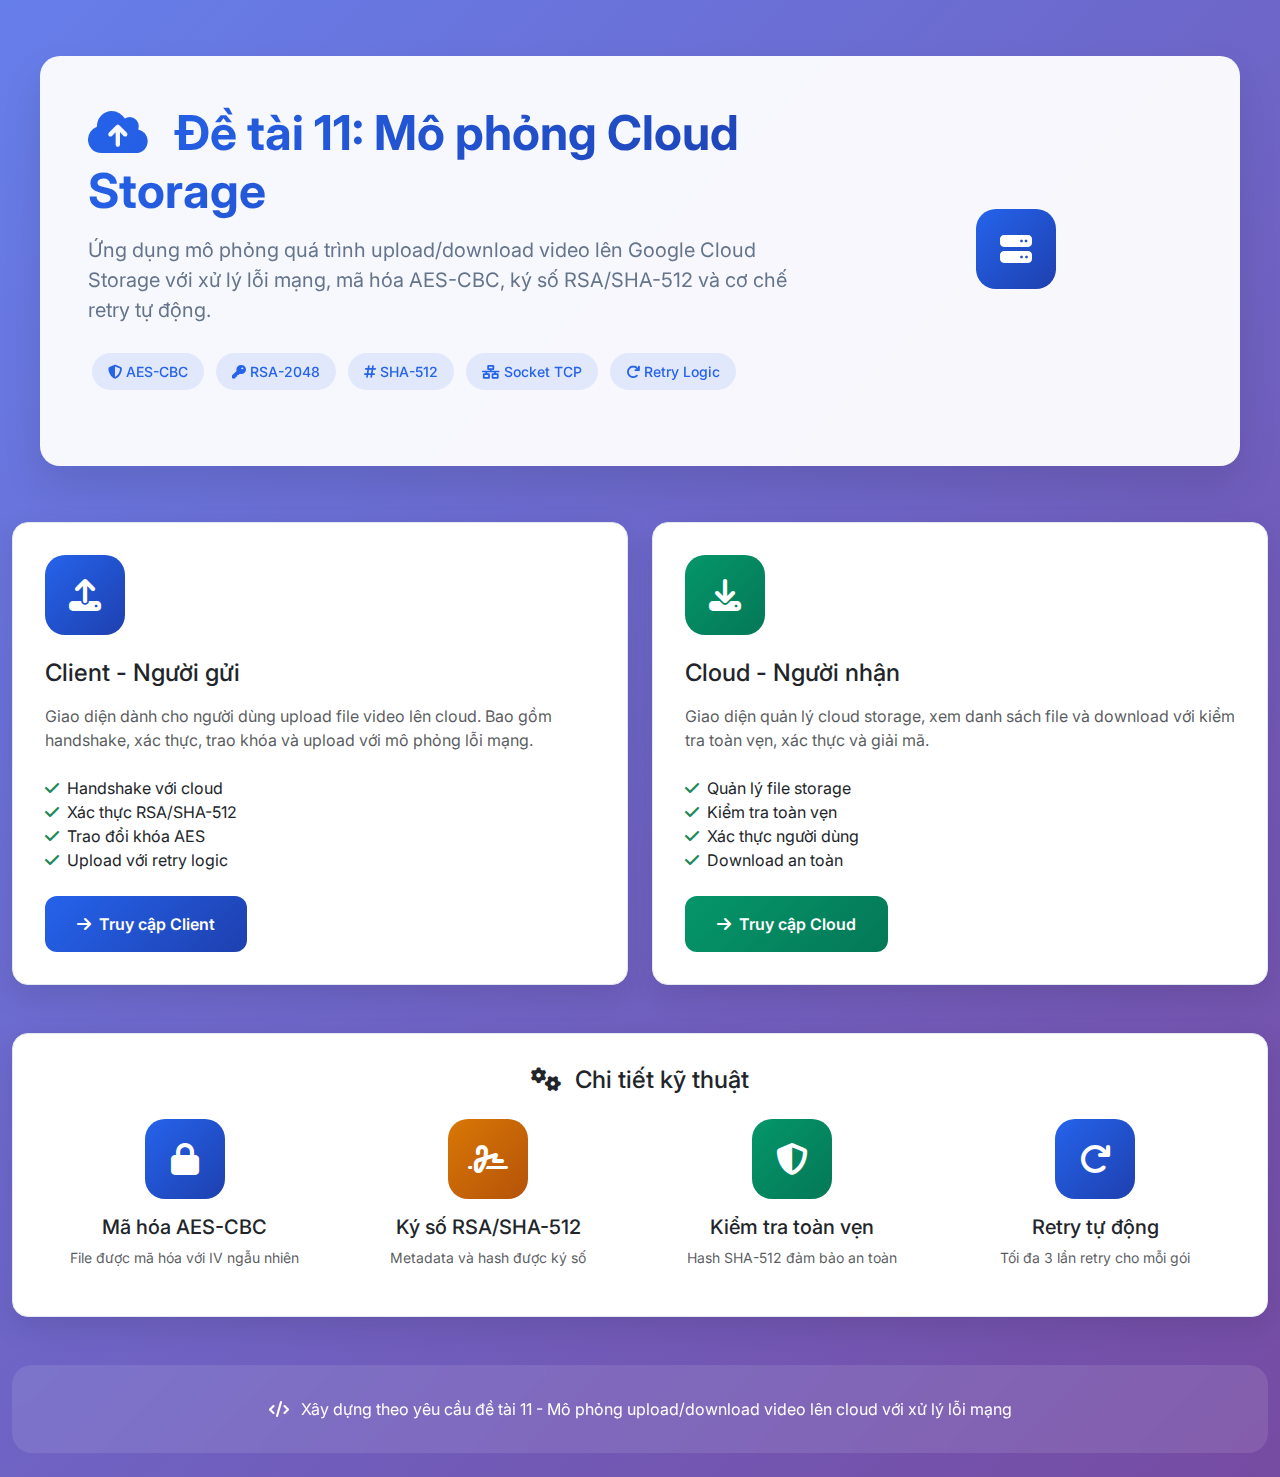
<file: ATBMTT (1)/templates/index.html>
<!DOCTYPE html>
<html lang="vi">
<head>
    <meta charset="UTF-8">
    <meta name="viewport" content="width=device-width, initial-scale=1.0">
    <title>Đề tài 11 - Mô phỏng Cloud Storage</title>
    <link href="https://cdn.jsdelivr.net/npm/bootstrap@5.3.0/dist/css/bootstrap.min.css" rel="stylesheet">
    <link href="https://cdnjs.cloudflare.com/ajax/libs/font-awesome/6.4.0/css/all.min.css" rel="stylesheet">
    <link href="https://fonts.googleapis.com/css2?family=Inter:wght@300;400;500;600;700&display=swap" rel="stylesheet">
    <style>
        :root {
            --primary-color: #2563eb;
            --secondary-color: #1e40af;
            --success-color: #059669;
            --warning-color: #d97706;
            --danger-color: #dc2626;
            --dark-color: #1f2937;
            --light-color: #f8fafc;
            --border-color: #e2e8f0;
        }
        
        body {
            font-family: 'Inter', sans-serif;
            background: linear-gradient(135deg, #667eea 0%, #764ba2 100%);
            min-height: 100vh;
        }
        
        .hero-section {
            background: rgba(255, 255, 255, 0.95);
            backdrop-filter: blur(10px);
            border-radius: 20px;
            box-shadow: 0 20px 40px rgba(0, 0, 0, 0.1);
            margin: 2rem auto;
            max-width: 1200px;
        }
        
        .hero-title {
            font-size: 3rem;
            font-weight: 700;
            background: linear-gradient(135deg, var(--primary-color), var(--secondary-color));
            -webkit-background-clip: text;
            -webkit-text-fill-color: transparent;
            background-clip: text;
        }
        
        .hero-subtitle {
            font-size: 1.25rem;
            color: #64748b;
            font-weight: 400;
        }
        
        .feature-card {
            background: white;
            border-radius: 16px;
            padding: 2rem;
            box-shadow: 0 10px 30px rgba(0, 0, 0, 0.1);
            transition: all 0.3s ease;
            border: 1px solid var(--border-color);
            height: 100%;
        }
        
        .feature-card:hover {
            transform: translateY(-5px);
            box-shadow: 0 20px 40px rgba(0, 0, 0, 0.15);
        }
        
        .feature-icon {
            width: 80px;
            height: 80px;
            border-radius: 20px;
            display: flex;
            align-items: center;
            justify-content: center;
            font-size: 2rem;
            margin-bottom: 1.5rem;
        }
        
        .icon-primary {
            background: linear-gradient(135deg, var(--primary-color), var(--secondary-color));
            color: white;
        }
        
        .icon-success {
            background: linear-gradient(135deg, var(--success-color), #047857);
            color: white;
        }
        
        .icon-warning {
            background: linear-gradient(135deg, var(--warning-color), #b45309);
            color: white;
        }
        
        .btn-modern {
            padding: 1rem 2rem;
            border-radius: 12px;
            font-weight: 600;
            text-decoration: none;
            display: inline-flex;
            align-items: center;
            gap: 0.5rem;
            transition: all 0.3s ease;
            border: none;
            font-size: 1rem;
        }
        
        .btn-primary-modern {
            background: linear-gradient(135deg, var(--primary-color), var(--secondary-color));
            color: white;
        }
        
        .btn-primary-modern:hover {
            transform: translateY(-2px);
            box-shadow: 0 10px 20px rgba(37, 99, 235, 0.3);
            color: white;
        }
        
        .btn-success-modern {
            background: linear-gradient(135deg, var(--success-color), #047857);
            color: white;
        }
        
        .btn-success-modern:hover {
            transform: translateY(-2px);
            box-shadow: 0 10px 20px rgba(5, 150, 105, 0.3);
            color: white;
        }
        
        .tech-badge {
            background: rgba(37, 99, 235, 0.1);
            color: var(--primary-color);
            padding: 0.5rem 1rem;
            border-radius: 20px;
            font-size: 0.875rem;
            font-weight: 500;
            margin: 0.25rem;
            display: inline-block;
        }
        
        .footer {
            background: rgba(255, 255, 255, 0.1);
            backdrop-filter: blur(10px);
            border-radius: 20px;
            margin-top: 3rem;
            padding: 2rem;
            text-align: center;
            color: white;
        }
    </style>
</head>
<body>
    <div class="container-fluid py-4">
        <!-- Hero Section -->
        <div class="hero-section p-5">
            <div class="row align-items-center">
                <div class="col-lg-8">
                    <h1 class="hero-title mb-3">
                        <i class="fas fa-cloud-upload-alt me-3"></i>
                        Đề tài 11: Mô phỏng Cloud Storage
                    </h1>
                    <p class="hero-subtitle mb-4">
                        Ứng dụng mô phỏng quá trình upload/download video lên Google Cloud Storage 
                        với xử lý lỗi mạng, mã hóa AES-CBC, ký số RSA/SHA-512 và cơ chế retry tự động.
                    </p>
                    <div class="mb-4">
                        <span class="tech-badge"><i class="fas fa-shield-alt me-1"></i>AES-CBC</span>
                        <span class="tech-badge"><i class="fas fa-key me-1"></i>RSA-2048</span>
                        <span class="tech-badge"><i class="fas fa-hashtag me-1"></i>SHA-512</span>
                        <span class="tech-badge"><i class="fas fa-network-wired me-1"></i>Socket TCP</span>
                        <span class="tech-badge"><i class="fas fa-redo me-1"></i>Retry Logic</span>
                    </div>
                </div>
                <div class="col-lg-4 text-center">
                    <div class="feature-icon icon-primary mx-auto">
                        <i class="fas fa-server"></i>
                    </div>
                </div>
            </div>
        </div>

        <!-- Features Section -->
        <div class="row g-4 mt-4">
            <div class="col-lg-6">
                <div class="feature-card">
                    <div class="feature-icon icon-primary">
                        <i class="fas fa-upload"></i>
                    </div>
                    <h3 class="h4 mb-3">Client - Người gửi</h3>
                    <p class="text-muted mb-4">
                        Giao diện dành cho người dùng upload file video lên cloud. 
                        Bao gồm handshake, xác thực, trao khóa và upload với mô phỏng lỗi mạng.
                    </p>
                    <ul class="list-unstyled mb-4">
                        <li><i class="fas fa-check text-success me-2"></i>Handshake với cloud</li>
                        <li><i class="fas fa-check text-success me-2"></i>Xác thực RSA/SHA-512</li>
                        <li><i class="fas fa-check text-success me-2"></i>Trao đổi khóa AES</li>
                        <li><i class="fas fa-check text-success me-2"></i>Upload với retry logic</li>
                    </ul>
                    <a href="/client" class="btn-modern btn-primary-modern">
                        <i class="fas fa-arrow-right"></i>
                        Truy cập Client
                    </a>
                </div>
            </div>
            
            <div class="col-lg-6">
                <div class="feature-card">
                    <div class="feature-icon icon-success">
                        <i class="fas fa-download"></i>
                    </div>
                    <h3 class="h4 mb-3">Cloud - Người nhận</h3>
                    <p class="text-muted mb-4">
                        Giao diện quản lý cloud storage, xem danh sách file và download 
                        với kiểm tra toàn vẹn, xác thực và giải mã.
                    </p>
                    <ul class="list-unstyled mb-4">
                        <li><i class="fas fa-check text-success me-2"></i>Quản lý file storage</li>
                        <li><i class="fas fa-check text-success me-2"></i>Kiểm tra toàn vẹn</li>
                        <li><i class="fas fa-check text-success me-2"></i>Xác thực người dùng</li>
                        <li><i class="fas fa-check text-success me-2"></i>Download an toàn</li>
                    </ul>
                    <a href="/cloud" class="btn-modern btn-success-modern">
                        <i class="fas fa-arrow-right"></i>
                        Truy cập Cloud
                    </a>
                </div>
            </div>
        </div>

        <!-- Technical Details -->
        <div class="row mt-5">
            <div class="col-12">
                <div class="feature-card">
                    <h3 class="h4 mb-4 text-center">
                        <i class="fas fa-cogs me-2"></i>
                        Chi tiết kỹ thuật
                    </h3>
                    <div class="row g-4">
                        <div class="col-md-3">
                            <div class="text-center">
                                <div class="feature-icon icon-primary mx-auto mb-3">
                                    <i class="fas fa-lock"></i>
                                </div>
                                <h5>Mã hóa AES-CBC</h5>
                                <p class="text-muted small">File được mã hóa với IV ngẫu nhiên</p>
                            </div>
                        </div>
                        <div class="col-md-3">
                            <div class="text-center">
                                <div class="feature-icon icon-warning mx-auto mb-3">
                                    <i class="fas fa-signature"></i>
                                </div>
                                <h5>Ký số RSA/SHA-512</h5>
                                <p class="text-muted small">Metadata và hash được ký số</p>
                            </div>
                        </div>
                        <div class="col-md-3">
                            <div class="text-center">
                                <div class="feature-icon icon-success mx-auto mb-3">
                                    <i class="fas fa-shield-alt"></i>
                                </div>
                                <h5>Kiểm tra toàn vẹn</h5>
                                <p class="text-muted small">Hash SHA-512 đảm bảo an toàn</p>
                            </div>
                        </div>
                        <div class="col-md-3">
                            <div class="text-center">
                                <div class="feature-icon icon-primary mx-auto mb-3">
                                    <i class="fas fa-redo"></i>
                                </div>
                                <h5>Retry tự động</h5>
                                <p class="text-muted small">Tối đa 3 lần retry cho mỗi gói</p>
                            </div>
                        </div>
                    </div>
                </div>
            </div>
        </div>

        <!-- Footer -->
        <div class="footer">
            <p class="mb-0">
                <i class="fas fa-code me-2"></i>
                Xây dựng theo yêu cầu đề tài 11 - Mô phỏng upload/download video lên cloud với xử lý lỗi mạng
            </p>
        </div>
    </div>

    <script src="https://cdn.jsdelivr.net/npm/bootstrap@5.3.0/dist/js/bootstrap.bundle.min.js"></script>
</body>
</html>
</file>
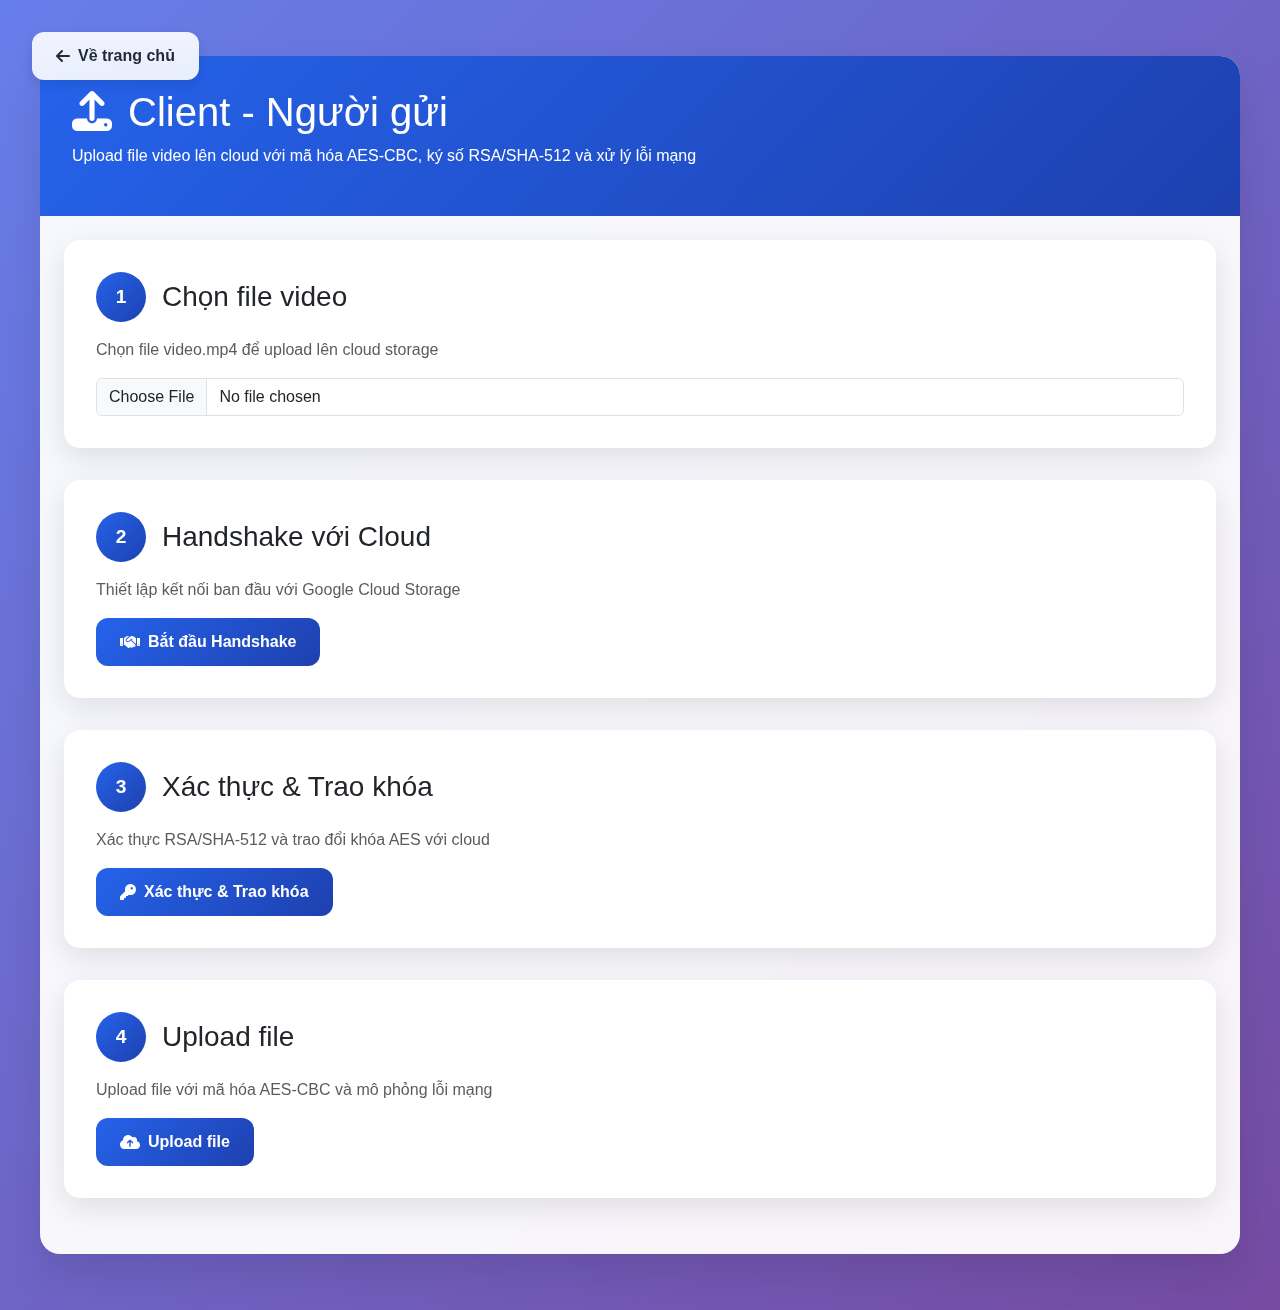
<file: ATBMTT (1)/templates/client.html>
<!DOCTYPE html>
<html lang="vi">
<head>
    <meta charset="UTF-8">
    <meta name="viewport" content="width=device-width, initial-scale=1.0">
    <title>Client - Người gửi | Đề tài 11</title>
    <link href="https://cdn.jsdelivr.net/npm/bootstrap@5.3.0/dist/css/bootstrap.min.css" rel="stylesheet">
    <link href="https://cdnjs.cloudflare.com/ajax/libs/font-awesome/6.4.0/css/all.min.css" rel="stylesheet">
    <style>
        body {
            background: linear-gradient(135deg, #667eea 0%, #764ba2 100%);
            min-height: 100vh;
            font-family: 'Segoe UI', Tahoma, Geneva, Verdana, sans-serif;
        }
        
        .main-container {
            background: rgba(255, 255, 255, 0.95);
            backdrop-filter: blur(10px);
            border-radius: 20px;
            box-shadow: 0 20px 40px rgba(0, 0, 0, 0.1);
            margin: 2rem auto;
            max-width: 1200px;
        }
        
        .header {
            background: linear-gradient(135deg, #2563eb, #1e40af);
            color: white;
            border-radius: 20px 20px 0 0;
            padding: 2rem;
        }
        
        .step-card {
            background: white;
            border-radius: 16px;
            padding: 2rem;
            box-shadow: 0 10px 30px rgba(0, 0, 0, 0.1);
            margin-bottom: 2rem;
            transition: all 0.3s ease;
        }
        
        .step-card:hover {
            transform: translateY(-2px);
            box-shadow: 0 15px 35px rgba(0, 0, 0, 0.15);
        }
        
        .step-number {
            width: 50px;
            height: 50px;
            border-radius: 50%;
            background: linear-gradient(135deg, #2563eb, #1e40af);
            color: white;
            display: flex;
            align-items: center;
            justify-content: center;
            font-weight: 700;
            font-size: 1.2rem;
            margin-right: 1rem;
        }
        
        .btn-modern {
            padding: 0.75rem 1.5rem;
            border-radius: 12px;
            font-weight: 600;
            display: inline-flex;
            align-items: center;
            gap: 0.5rem;
            transition: all 0.3s ease;
            border: none;
            font-size: 1rem;
            cursor: pointer;
        }
        
        .btn-primary-modern {
            background: linear-gradient(135deg, #2563eb, #1e40af);
            color: white;
        }
        
        .btn-primary-modern:hover {
            transform: translateY(-2px);
            box-shadow: 0 10px 20px rgba(37, 99, 235, 0.3);
            color: white;
        }
        
        .log-container {
            background: #1f2937;
            color: #e5e7eb;
            border-radius: 12px;
            padding: 1.5rem;
            font-family: 'Courier New', monospace;
            font-size: 0.9rem;
            line-height: 1.6;
            max-height: 400px;
            overflow-y: auto;
            margin-top: 1rem;
        }
        
        .log-entry {
            margin-bottom: 0.5rem;
            padding: 0.5rem;
            border-radius: 6px;
            border-left: 4px solid transparent;
        }
        
        .log-info {
            background: rgba(37, 99, 235, 0.1);
            border-left-color: #2563eb;
        }
        
        .log-success {
            background: rgba(5, 150, 105, 0.1);
            border-left-color: #059669;
        }
        
        .log-error {
            background: rgba(220, 38, 38, 0.1);
            border-left-color: #dc2626;
        }
        
        .back-button {
            position: fixed;
            top: 2rem;
            left: 2rem;
            z-index: 1000;
        }
        
        .back-button a {
            background: rgba(255, 255, 255, 0.9);
            backdrop-filter: blur(10px);
            color: #1f2937;
            padding: 0.75rem 1.5rem;
            border-radius: 12px;
            text-decoration: none;
            font-weight: 600;
            display: flex;
            align-items: center;
            gap: 0.5rem;
            transition: all 0.3s ease;
            box-shadow: 0 4px 12px rgba(0, 0, 0, 0.1);
        }
        
        .back-button a:hover {
            background: white;
            transform: translateY(-2px);
            box-shadow: 0 8px 20px rgba(0, 0, 0, 0.15);
            color: #1f2937;
        }
    </style>
</head>
<body>
    <div class="back-button">
        <a href="/">
            <i class="fas fa-arrow-left"></i>
            Về trang chủ
        </a>
    </div>

    <div class="container-fluid py-4">
        <div class="main-container">
            <div class="header">
                <h1><i class="fas fa-upload me-3"></i>Client - Người gửi</h1>
                <p>Upload file video lên cloud với mã hóa AES-CBC, ký số RSA/SHA-512 và xử lý lỗi mạng</p>
            </div>

            <div class="p-4">
                <!-- Step 1: File Selection -->
                <div class="step-card">
                    <div class="d-flex align-items-center mb-3">
                        <div class="step-number">1</div>
                        <h3 class="mb-0">Chọn file video</h3>
                    </div>
                    <p class="text-muted mb-3">Chọn file video.mp4 để upload lên cloud storage</p>
                    <input type="file" id="fileInput" class="form-control" accept="video/*,.mp4" onchange="updateFileName()">
                    <div id="fileInfo" class="mt-3" style="display: none;">
                        <div class="alert alert-info">
                            <i class="fas fa-info-circle me-2"></i>
                            <strong>File đã chọn:</strong> <span id="fileName"></span>
                            <br>
                            <strong>Kích thước:</strong> <span id="fileSize"></span>
                        </div>
                    </div>
                </div>

                <!-- Step 2: Handshake -->
                <div class="step-card">
                    <div class="d-flex align-items-center mb-3">
                        <div class="step-number">2</div>
                        <h3 class="mb-0">Handshake với Cloud</h3>
                    </div>
                    <p class="text-muted mb-3">Thiết lập kết nối ban đầu với Google Cloud Storage</p>
                    <button id="handshakeBtn" class="btn-modern btn-primary-modern" onclick="performHandshake()">
                        <i class="fas fa-handshake"></i>
                        Bắt đầu Handshake
                    </button>
                    <div id="handshakeLog" class="log-container" style="display: none;"></div>
                </div>

                <!-- Step 3: Authentication & Key Exchange -->
                <div class="step-card">
                    <div class="d-flex align-items-center mb-3">
                        <div class="step-number">3</div>
                        <h3 class="mb-0">Xác thực & Trao khóa</h3>
                    </div>
                    <p class="text-muted mb-3">Xác thực RSA/SHA-512 và trao đổi khóa AES với cloud</p>
                    <button id="authBtn" class="btn-modern btn-primary-modern" onclick="performAuth()" disabled>
                        <i class="fas fa-key"></i>
                        Xác thực & Trao khóa
                    </button>
                    <div id="authLog" class="log-container" style="display: none;"></div>
                </div>

                <!-- Step 4: Upload File -->
                <div class="step-card">
                    <div class="d-flex align-items-center mb-3">
                        <div class="step-number">4</div>
                        <h3 class="mb-0">Upload file</h3>
                    </div>
                    <p class="text-muted mb-3">Upload file với mã hóa AES-CBC và mô phỏng lỗi mạng</p>
                    <button id="uploadBtn" class="btn-modern btn-primary-modern" onclick="uploadFile()" disabled>
                        <i class="fas fa-cloud-upload-alt"></i>
                        Upload file
                    </button>
                    <div id="uploadLog" class="log-container" style="display: none;"></div>
                </div>
            </div>
        </div>
    </div>

    <script src="https://cdn.jsdelivr.net/npm/bootstrap@5.3.0/dist/js/bootstrap.bundle.min.js"></script>
    <script>
        let selectedFile = null;

        function updateFileName() {
            const fileInput = document.getElementById('fileInput');
            const fileInfo = document.getElementById('fileInfo');
            const fileName = document.getElementById('fileName');
            const fileSize = document.getElementById('fileSize');

            if (fileInput.files.length > 0) {
                selectedFile = fileInput.files[0];
                fileName.textContent = selectedFile.name;
                fileSize.textContent = formatFileSize(selectedFile.size);
                fileInfo.style.display = 'block';
            } else {
                fileInfo.style.display = 'none';
                selectedFile = null;
            }
        }

        function formatFileSize(bytes) {
            if (bytes === 0) return '0 Bytes';
            const k = 1024;
            const sizes = ['Bytes', 'KB', 'MB', 'GB'];
            const i = Math.floor(Math.log(bytes) / Math.log(k));
            return parseFloat((bytes / Math.pow(k, i)).toFixed(2)) + ' ' + sizes[i];
        }

        function addLog(containerId, message, type = 'info') {
            const container = document.getElementById(containerId);
            const timestamp = new Date().toLocaleTimeString();
            const logEntry = document.createElement('div');
            logEntry.className = `log-entry log-${type}`;
            logEntry.innerHTML = `<strong>[${timestamp}]</strong> ${message}`;
            container.appendChild(logEntry);
            container.scrollTop = container.scrollHeight;
        }

        async function performHandshake() {
            const btn = document.getElementById('handshakeBtn');
            const log = document.getElementById('handshakeLog');
            
            btn.disabled = true;
            log.style.display = 'block';
            addLog('handshakeLog', 'Bắt đầu handshake với Google Cloud Storage...', 'info');
            
            try {
                const response = await fetch('/handshake', {
                    method: 'POST',
                    headers: { 'Content-Type': 'application/json' }
                });
                
                const data = await response.json();
                
                if (data.success) {
                    addLog('handshakeLog', '✅ Handshake thành công! Cloud đã sẵn sàng nhận file.', 'success');
                    document.getElementById('authBtn').disabled = false;
                } else {
                    addLog('handshakeLog', `❌ Handshake thất bại: ${data.error}`, 'error');
                }
            } catch (error) {
                addLog('handshakeLog', `❌ Lỗi kết nối: ${error.message}`, 'error');
            }
            
            btn.disabled = false;
        }

        async function performAuth() {
            const btn = document.getElementById('authBtn');
            const log = document.getElementById('authLog');
            
            btn.disabled = true;
            log.style.display = 'block';
            addLog('authLog', 'Bắt đầu xác thực và trao đổi khóa...', 'info');
            
            try {
                const response = await fetch('/auth_key_exchange', {
                    method: 'POST',
                    headers: { 'Content-Type': 'application/json' }
                });
                
                const data = await response.json();
                
                if (data.success) {
                    addLog('authLog', '✅ Xác thực RSA/SHA-512 thành công!', 'success');
                    addLog('authLog', '✅ Trao đổi khóa AES thành công!', 'success');
                    document.getElementById('uploadBtn').disabled = false;
                } else {
                    addLog('authLog', `❌ Xác thực thất bại: ${data.error}`, 'error');
                }
            } catch (error) {
                addLog('authLog', `❌ Lỗi xác thực: ${error.message}`, 'error');
            }
            
            btn.disabled = false;
        }

        async function uploadFile() {
            if (!selectedFile) {
                alert('Vui lòng chọn file trước khi upload!');
                return;
            }

            const btn = document.getElementById('uploadBtn');
            const log = document.getElementById('uploadLog');
            
            btn.disabled = true;
            log.style.display = 'block';
            addLog('uploadLog', 'Bắt đầu upload file với mã hóa AES-CBC...', 'info');
            
            const formData = new FormData();
            formData.append('file', selectedFile);
            
            try {
                const response = await fetch('/upload_file', {
                    method: 'POST',
                    body: formData
                });
                
                const data = await response.json();
                
                if (data.success) {
                    addLog('uploadLog', '✅ Upload thành công!', 'success');
                    addLog('uploadLog', `📁 File: ${data.filename}`, 'info');
                    addLog('uploadLog', `🔐 Mã hóa: AES-CBC với IV ngẫu nhiên`, 'info');
                    addLog('uploadLog', `📊 Kích thước: ${formatFileSize(data.file_size)}`, 'info');
                    addLog('uploadLog', `🔄 Retry: ${data.retry_count} lần`, 'info');
                } else {
                    addLog('uploadLog', `❌ Upload thất bại: ${data.error}`, 'error');
                }
            } catch (error) {
                addLog('uploadLog', `❌ Lỗi upload: ${error.message}`, 'error');
            }
            
            btn.disabled = false;
        }
    </script>
</body>
</html>
</file>
